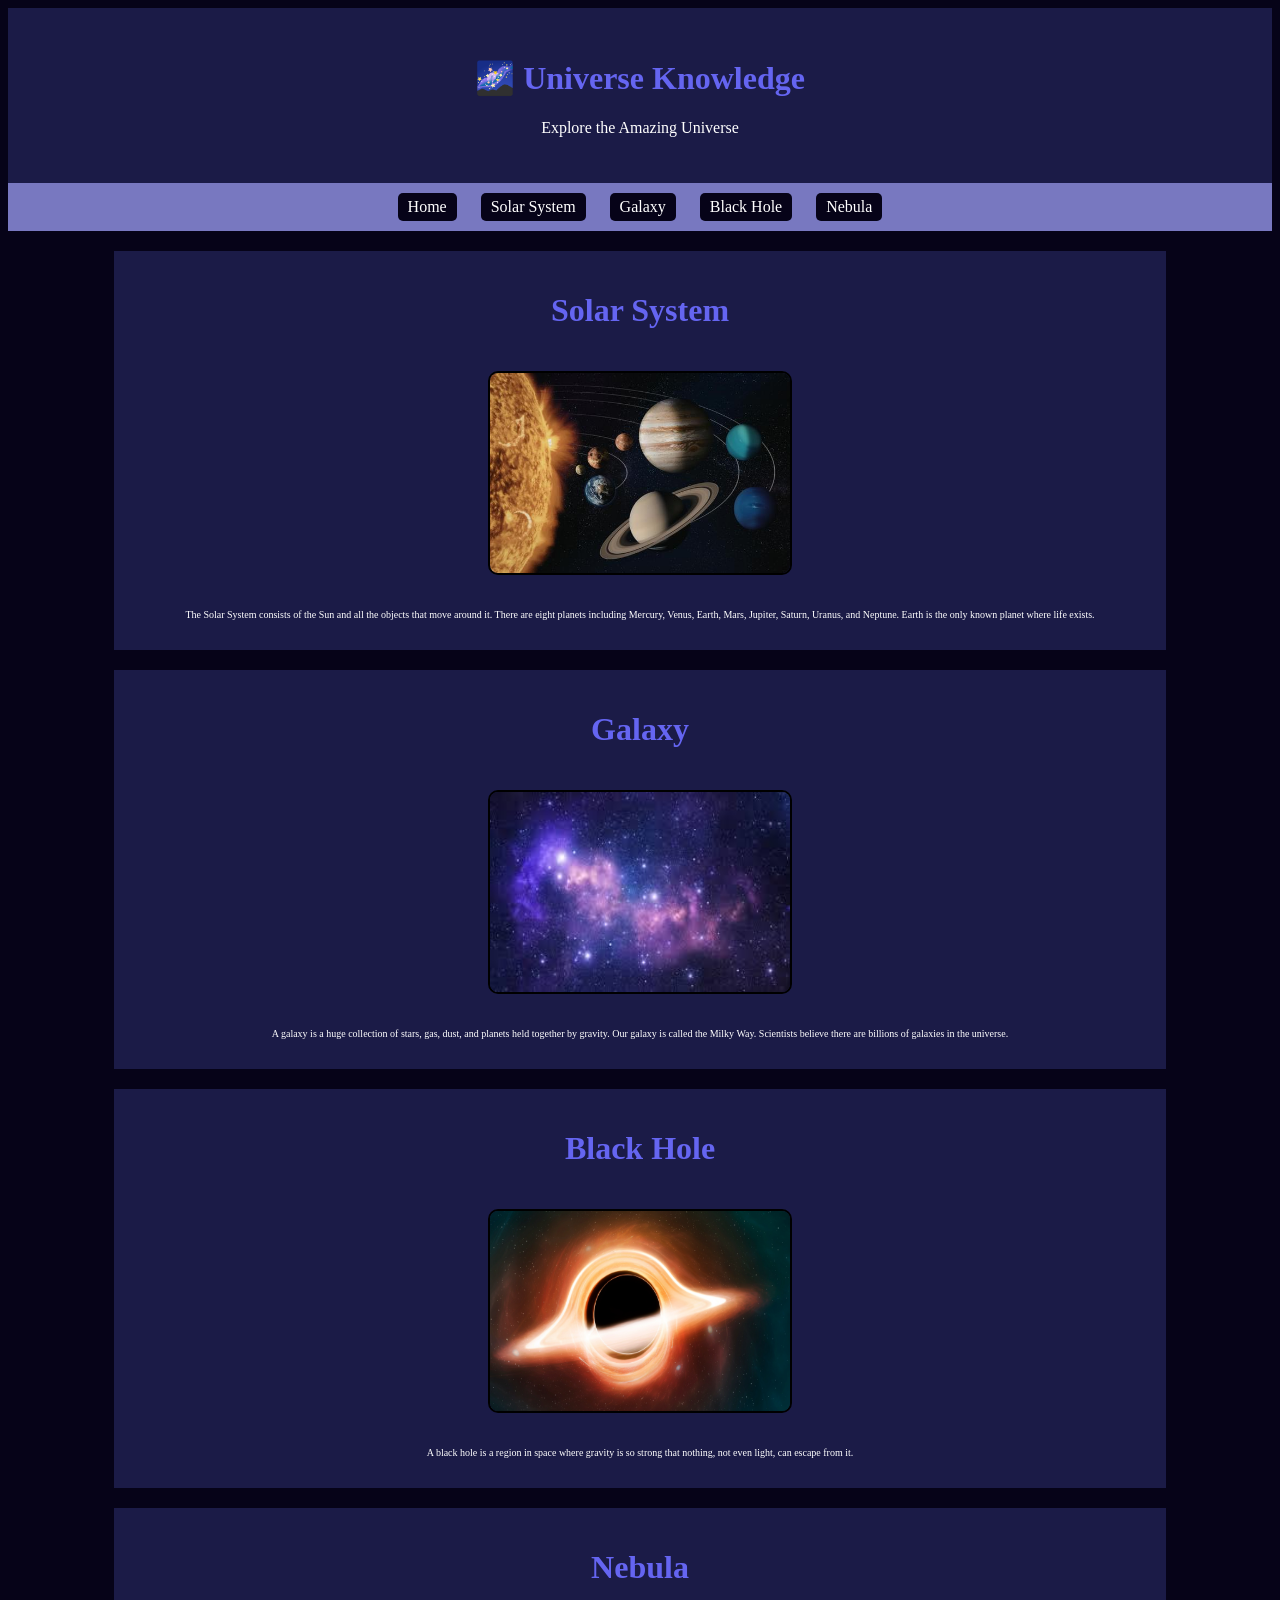
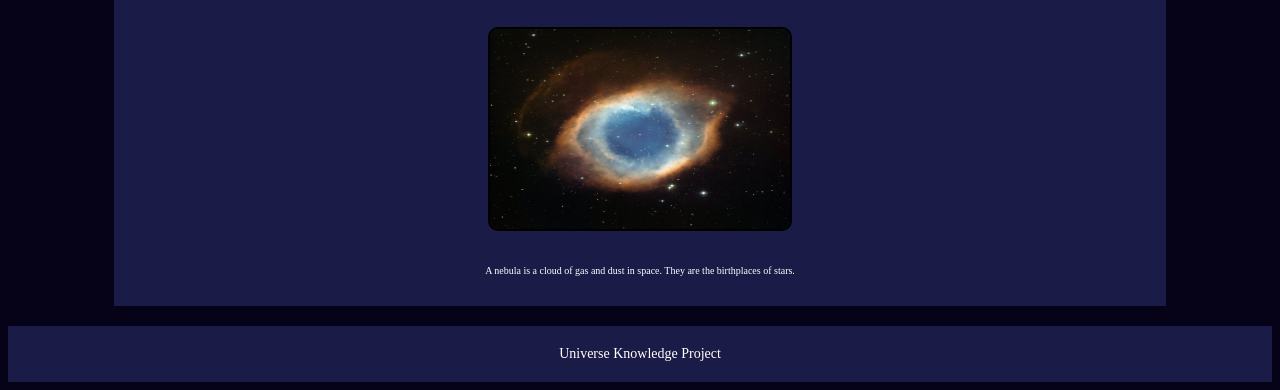
<file: Project Css 2/index.html>
<!DOCTYPE html>
<html lang="en">
<head>
    <meta charset="UTF-8">
    <meta name="viewport" content="width=device-width, initial-scale=1.0">
    <title>Document</title>
    <link rel="stylesheet" href="style.css">
</head>
<body>
    <div id="first">
        <h1>🌌 Universe Knowledge</h1>
        <p>Explore the Amazing Universe</p>
    </div>
    <div id="second">
        <a class="button" href="#">Home</a>
        <a class="button" href="#">Solar System</a>
        <a class="button" href="#">Galaxy</a>
        <a class="button" href="#">Black Hole</a>
        <a class="button" href="#">Nebula</a>
        
    </div>
    <div id="third">
        <h1>Solar System</h1>
        <img class="img" src="solar system.jpg" alt="Solar System" >
        <p class="text">The Solar System consists of the Sun and all the objects that move around it. There are eight planets including Mercury, Venus, Earth, Mars, Jupiter, Saturn, Uranus, and Neptune. Earth is the only known planet where life exists.</p>
    </div>
    <div id="forth">
        <h1>Galaxy</h1>
        <img src="galaxy.jpg" alt="Galaxy" class="img">
        <p class="text">A galaxy is a huge collection of stars, gas, dust, and planets held together by gravity. Our galaxy is called the Milky Way. Scientists believe there are billions of galaxies in the universe.</p>
        </div>
       <div id="fifth">
    <h1>Black Hole</h1>
    <img src="black hole.jpg" alt="Black Hole" class="img">
    <p class="text">
        A black hole is a region in space where gravity is so strong that nothing, not even light, can escape from it.
    </p>
</div> 

<div id="sixth">
    <h1>Nebula</h1>
    <img src="nublr.jpg" alt="Nebula" class="img">
    <p class="text">
        A nebula is a cloud of gas and dust in space. They are the birthplaces of stars.
    </p>
</div>

<footer>
  Universe Knowledge Project
</footer>
</file>
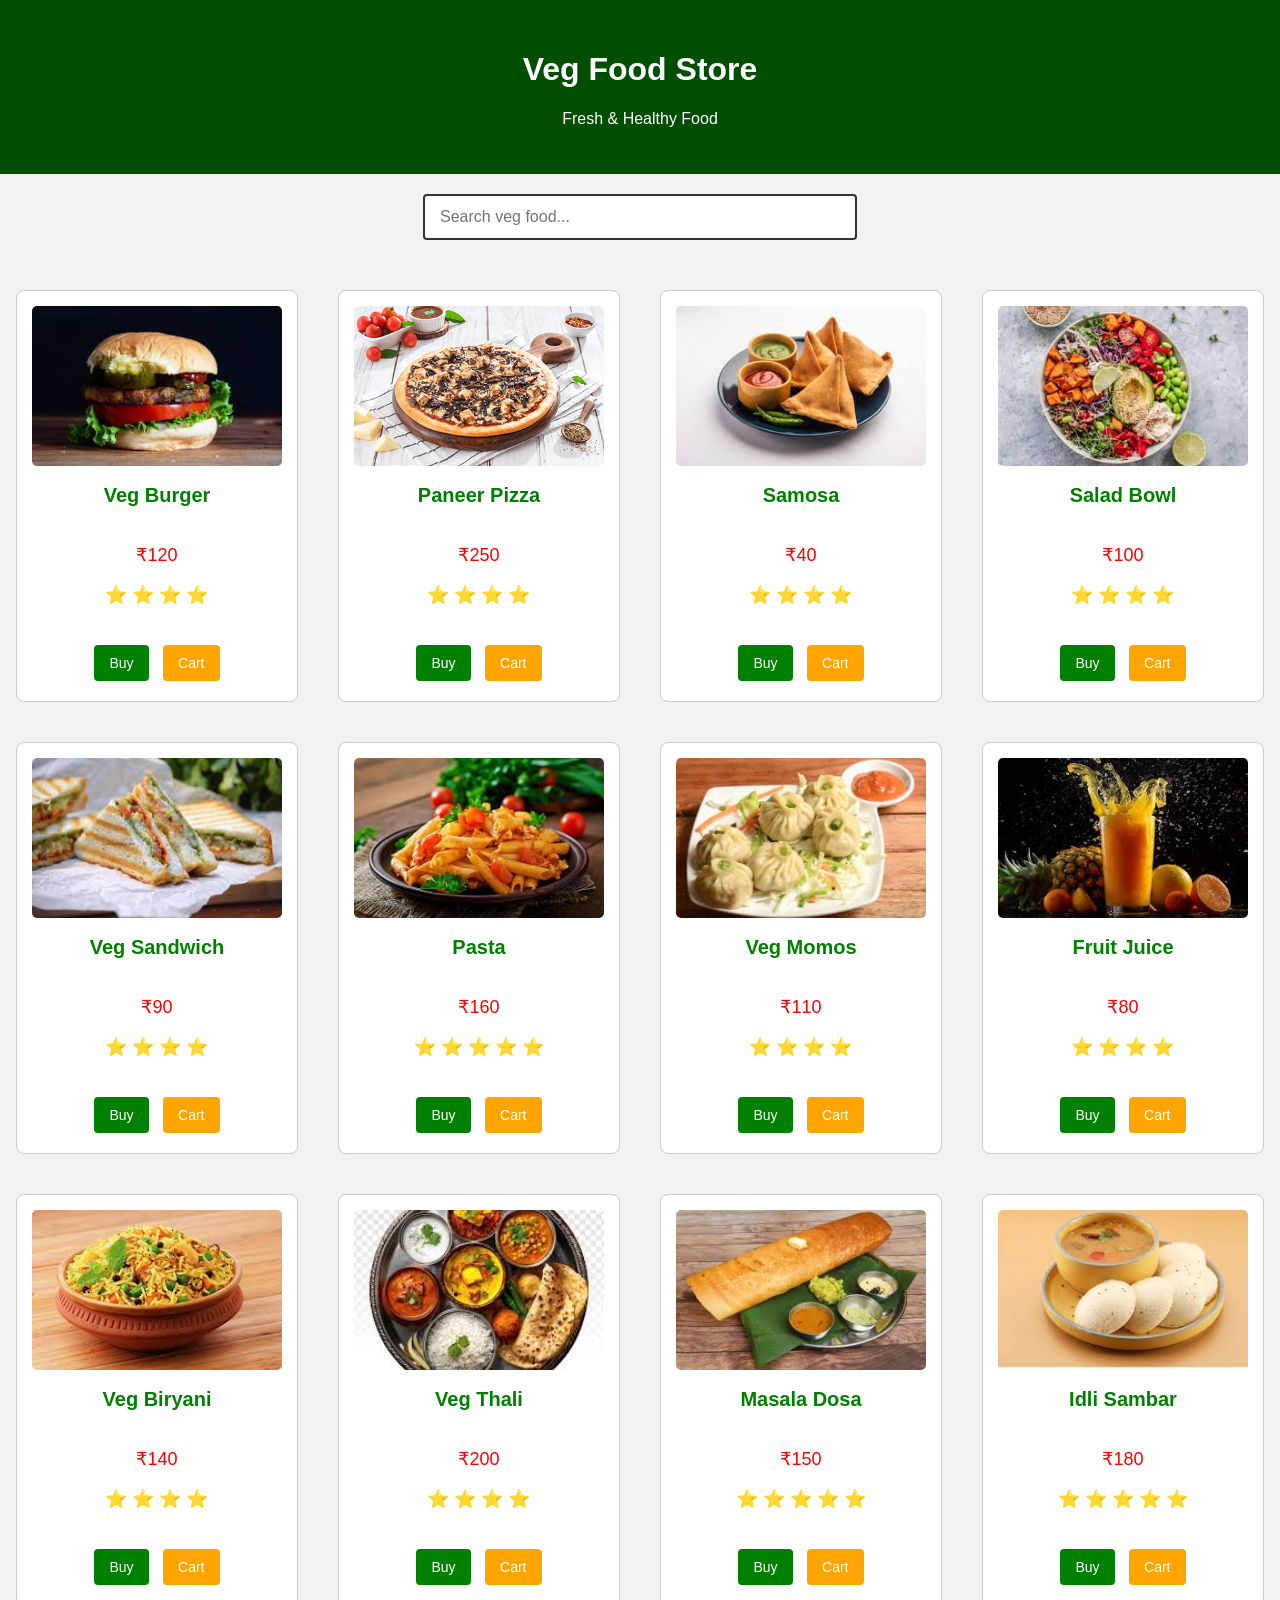
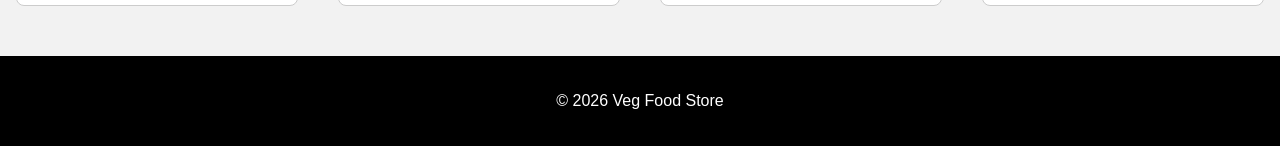
<file: Project Css 3/Index.html>
<!DOCTYPE html>
<html lang="en">
<head>
  <meta charset="UTF-8">
  <meta name="viewport" content="width=device-width, initial-scale=1.0">
  <title>Veg Food Store</title>
  <link rel="stylesheet" href="style.css">
</head>
<body>

  <!-- Header -->
  <div class="first">
    <h1>Veg Food Store</h1>
    <p>Fresh & Healthy Food</p>
  </div>

  <!-- Search -->
  <div class="search-section">
    <input type="text" placeholder="Search veg food..." class="search-box">
  </div>

  <!-- Products -->
  <div class="products">

    <!-- Product 1 -->
    <div class="product-card">
      <img src="veg burgerr.jpg" alt="Veg Burger" class="product-img">
      <h2 class="product-title">Veg Burger</h2>
      <p class="price">₹120</p>

      <div class="rating">
        ⭐ ⭐ ⭐ ⭐
      </div>
      <div class="buttons">
        <button class="buy-btn">Buy</button>
        <button class="cart-btn">Cart</button>
      </div>
    </div>

    <!-- Product 2 -->
    <div class="product-card">
      <img src="1234.png" alt="Paneer pizza" class="product-img">
      <h2 class="product-title">Paneer Pizza</h2>
      <p class="price">₹250</p>

      <div class="rating">
        ⭐ ⭐ ⭐ ⭐
      </div>

      <div class="buttons">
        <button class="buy-btn">Buy</button>
        <button class="cart-btn">Cart</button>
      </div>
    </div>

    <!--product 3-->

     <div class="product-card">
      <img src="samosa.jpg" alt="Samosa" class="product-img">
      <h2 class="product-title">Samosa</h2>
      <p class="price">₹40</p>

      <div class="rating">
        ⭐ ⭐ ⭐ ⭐
      </div>

      <div class="buttons">
        <button class="buy-btn">Buy</button>
        <button class="cart-btn">Cart</button>
      </div>
    </div>

     <!--product 4-->

     <div class="product-card">
      <img src="salad bowl.jpg" alt="Paneer Pizza" class="product-img">
      <h2 class="product-title">Salad Bowl</h2>
      <p class="price">₹100</p>

      <div class="rating">
        ⭐ ⭐ ⭐ ⭐
      </div>

      <div class="buttons">
        <button class="buy-btn">Buy</button>
        <button class="cart-btn">Cart</button>
      </div>
    </div>

    <!--product 5-->

     <div class="product-card">
      <img src="veg sandwhich.jpg" alt="Veg Sandwich" class="product-img">
      <h2 class="product-title">Veg Sandwich</h2>
      <p class="price">₹90</p>

      <div class="rating">
        ⭐ ⭐ ⭐ ⭐
      </div>

      <div class="buttons">
        <button class="buy-btn">Buy</button>
        <button class="cart-btn">Cart</button>
      </div>
    </div>

        <!--product 6-->

     <div class="product-card">
      <img src="Pasta.jpg" alt="pasta" class="product-img">
      <h2 class="product-title">Pasta</h2>
      <p class="price">₹160</p>

      <div class="rating">
        ⭐ ⭐ ⭐ ⭐ ⭐
      </div>

      <div class="buttons">
        <button class="buy-btn">Buy</button>
        <button class="cart-btn">Cart</button>
      </div>
    </div>

       <!--product 7-->

     <div class="product-card">
      <img src="Veg Momos.jpg" alt="Veg Momos" class="product-img">
      <h2 class="product-title">Veg Momos</h2>
      <p class="price">₹110</p>

      <div class="rating">
        ⭐ ⭐ ⭐ ⭐
      </div>

      <div class="buttons">
        <button class="buy-btn">Buy</button>
        <button class="cart-btn">Cart</button>
      </div>
    </div>

     <!--product 7-->

     <div class="product-card">
      <img src="Fruit Juice.jpg" alt="Fruit Juice" class="product-img">
      <h2 class="product-title">Fruit Juice</h2>
      <p class="price">₹80</p>

      <div class="rating">
        ⭐ ⭐ ⭐ ⭐
      </div>

      <div class="buttons">
        <button class="buy-btn">Buy</button>
        <button class="cart-btn">Cart</button>
      </div>
    </div>

    <!--product 8-->

     <div class="product-card">
      <img src="Veg Biryani.jpg" alt="Veg Biryani" class="product-img">
      <h2 class="product-title">Veg Biryani</h2>
      <p class="price">₹140</p>

      <div class="rating">
        ⭐ ⭐ ⭐ ⭐
      </div>

      <div class="buttons">
        <button class="buy-btn">Buy</button>
        <button class="cart-btn">Cart</button>
      </div>
    </div>
        <!--product 8-->

     <div class="product-card">
      <img src="Veg Thali.jpg" alt="Veg Thali" class="product-img">
      <h2 class="product-title">Veg Thali</h2>
      <p class="price">₹200</p>

      <div class="rating">
        ⭐ ⭐ ⭐ ⭐
      </div>

      <div class="buttons">
        <button class="buy-btn">Buy</button>
        <button class="cart-btn">Cart</button>
      </div>
    </div>

     <!--product 9-->

     <div class="product-card">
      <img src="Masala Dosa.jpg" alt="Masala Dosa" class="product-img">
      <h2 class="product-title">Masala Dosa</h2>
      <p class="price">₹150</p>

      <div class="rating">
        ⭐ ⭐ ⭐ ⭐ ⭐
      </div>

      <div class="buttons">
        <button class="buy-btn">Buy</button>
        <button class="cart-btn">Cart</button>
      </div>
    </div>

    
     <!--product 9-->

     <div class="product-card">
      <img src="Idli Sambar.jpg" alt="Idli Sambar" class="product-img">
      <h2 class="product-title">Idli Sambar</h2>
      <p class="price">₹180</p>

      <div class="rating">
        ⭐ ⭐ ⭐ ⭐ ⭐
      </div>

      <div class="buttons">
        <button class="buy-btn">Buy</button>
        <button class="cart-btn">Cart</button>
      </div>
    </div>

  </div>
   <footer>
    <p>© 2026 Veg Food Store</p>
  </footer>

</body>
</html>
</file>
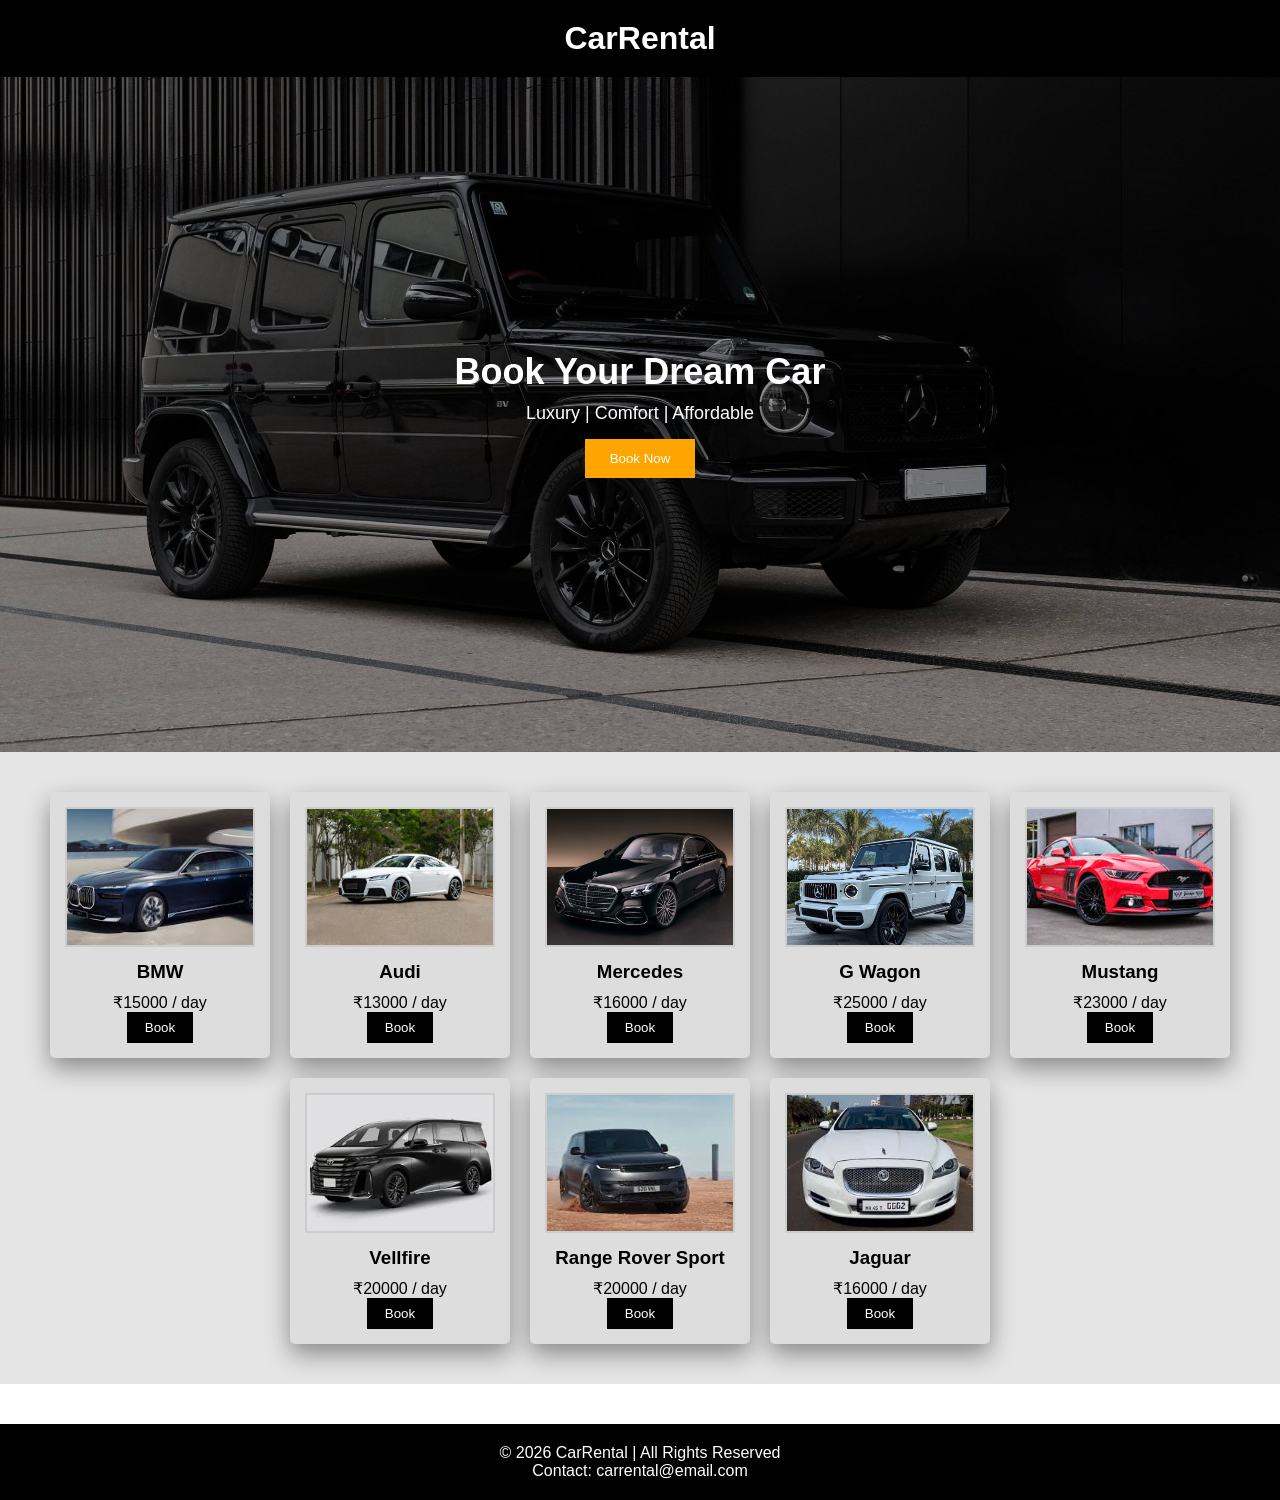
<file: Project Css 4/index.html>
<!DOCTYPE html>
<html lang="en">
<head>
    <meta charset="UTF-8">
    <meta name="viewport" content="width=device-width, initial-scale=1.0">
    <title>CarRental</title>
    <link rel="stylesheet" href="style.css">
</head>
<body>

<header>
    <h1>CarRental</h1>
</header>

<!-- Hero -->
<section class="hero">
    <img src="G class.jpg" alt="Car" class="hero-img">

    <div class="hero-content">
        <h2>Book Your Dream Car</h2>
        <p>Luxury | Comfort | Affordable</p>
        <button class="hero-btn">Book Now</button>
    </div>
</section>

<!-- Products -->
<section class="products">

    <div class="card">
        <img src="Bmw1.jpg">
        <h3>BMW</h3>
        <p>₹15000 / day</p>
        <button>Book</button>
    </div>

    <div class="card">
        <img src="Audi1.jpg">
        <h3>Audi</h3>
        <p>₹13000 / day</p>
        <button>Book</button>
    </div>

    <div class="card">
        <img src="mercedes.avif">
        <h3>Mercedes</h3>
        <p>₹16000 / day</p>
        <button>Book</button>
    </div>

    <div class="card">
        <img src="G wagon.avif">
        <h3>G Wagon</h3>
        <p>₹25000 / day</p>
        <button>Book</button>
    </div>

    <div class="card">
        <img src="Mustang.jpg">
        <h3>Mustang</h3>
        <p>₹23000 / day</p>
        <button>Book</button>
    </div>

    <div class="card">
        <img src="velfire.jpg">
        <h3>Vellfire</h3>
        <p>₹20000 / day</p>
        <button>Book</button>
    </div>

    <div class="card">
        <img src="Landrover.jpg">
        <h3>Range Rover Sport</h3>
        <p>₹20000 / day</p>
        <button>Book</button>
    </div>

    <div class="card">
        <img src="gaguar.jpg">
        <h3>Jaguar</h3>
        <p>₹16000 / day</p>
        <button>Book</button>
    </div>

</section>

<footer>
    <p>© 2026 CarRental | All Rights Reserved<br>Contact: carrental@email.com</p>
</footer>

</body>
</html>
</file>
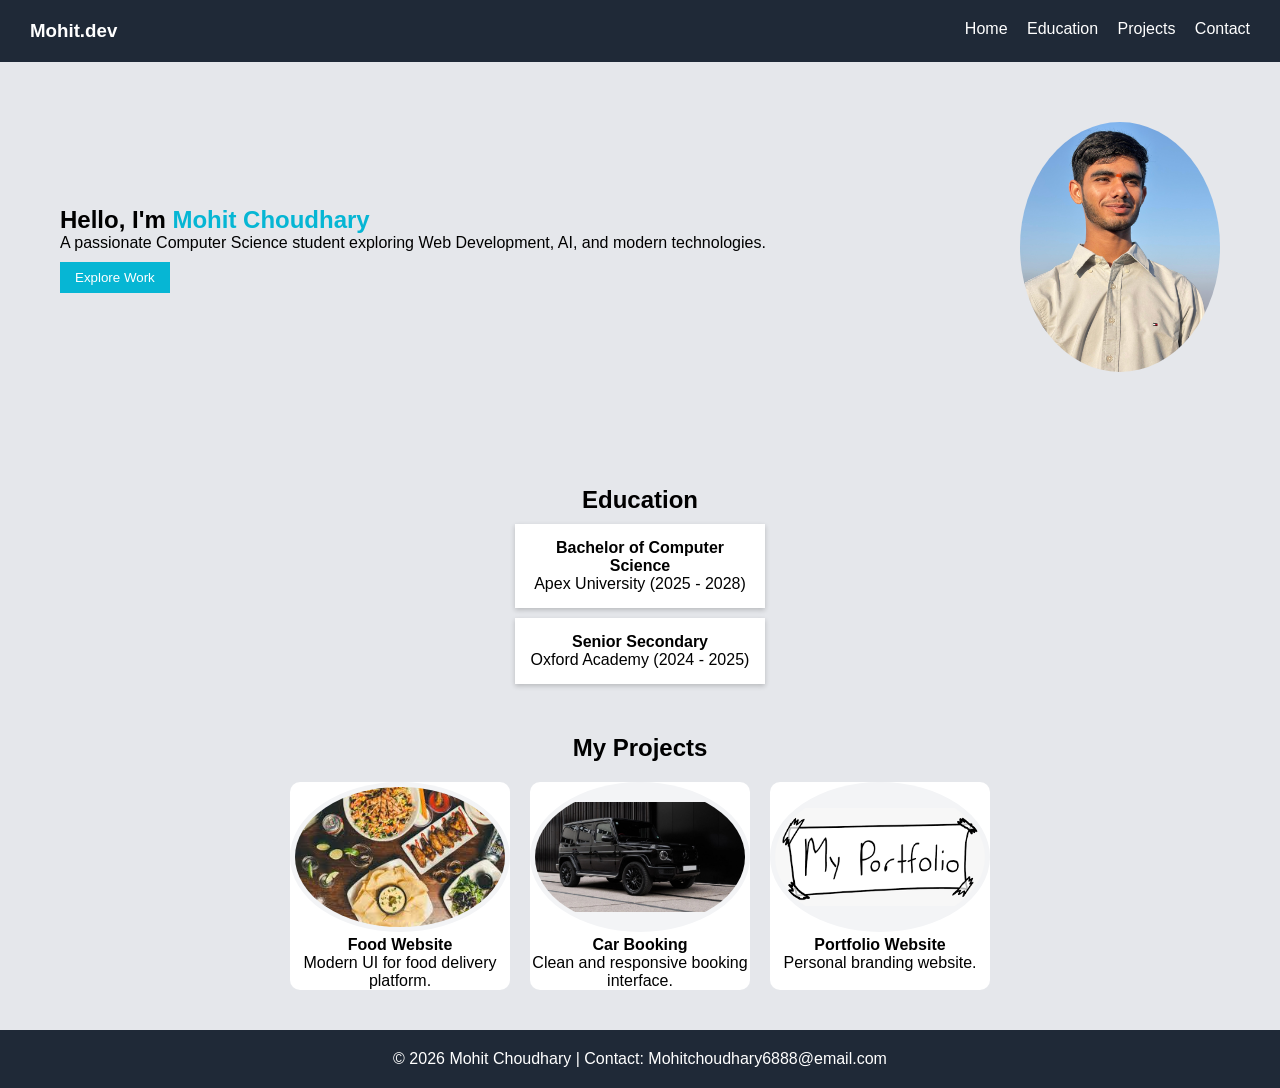
<file: Project Css 5/index.html>
<!DOCTYPE html>
<html lang="en">
<head>
  <meta charset="UTF-8">
  <title>Portfolio</title>
  <link rel="stylesheet" href="style.css">
</head>
<body>

  <!-- Navbar -->
  <nav>
    <h3>Mohit.dev</h3>
    <div>
      <a href="#">Home</a>
      <a href="#">Education</a>
      <a href="#">Projects</a>
      <a href="#">Contact</a>
    </div>
  </nav>

  <!-- Hero Section -->
  <section class="hero">
    <div class="hero-text">
     <h1> Hello, I'm <span>Mohit Choudhary</span> </h1>
      <p>A passionate Computer Science student exploring Web Development, AI, and modern technologies.</p>
      <button>Explore Work</button>
    </div>

    <div class="hero-img">
      <img src="Mohit.jpg" alt="profile">
    </div>
  </section>

  <!-- Education -->
  <section class="education">
    <h2>Education</h2>

    <div class="edu-card">
      <h4>Bachelor of Computer Science</h4>
      <p>Apex University (2025 - 2028)</p>
    </div>

    <div class="edu-card">
      <h4>Senior Secondary</h4>
      <p>Oxford Academy (2024 - 2025)</p>
    </div>
  </section>

  <!-- Projects -->
  <section class="projects">
    <h2>My Projects</h2>

    <div class="project-container">
      <div class="project-card">
        <img src="Food Website.jpg">
        <h4>Food Website</h4>
        <p>Modern UI for food delivery platform.</p>
      </div>

      <div class="project-card">
        <img src="G class.jpg">
        <h4>Car Booking</h4>
        <p>Clean and responsive booking interface.</p>
      </div>

      <div class="project-card">
        <img src="my portfolio.png">
        <h4>Portfolio Website</h4>
        <p>Personal branding website.</p>
      </div>
    </div>
  </section>

  <!-- Footer -->
  <footer>
    <p>© 2026 Mohit Choudhary | Contact: Mohitchoudhary6888@email.com</p>
  </footer>

</body>
</html>
</file>
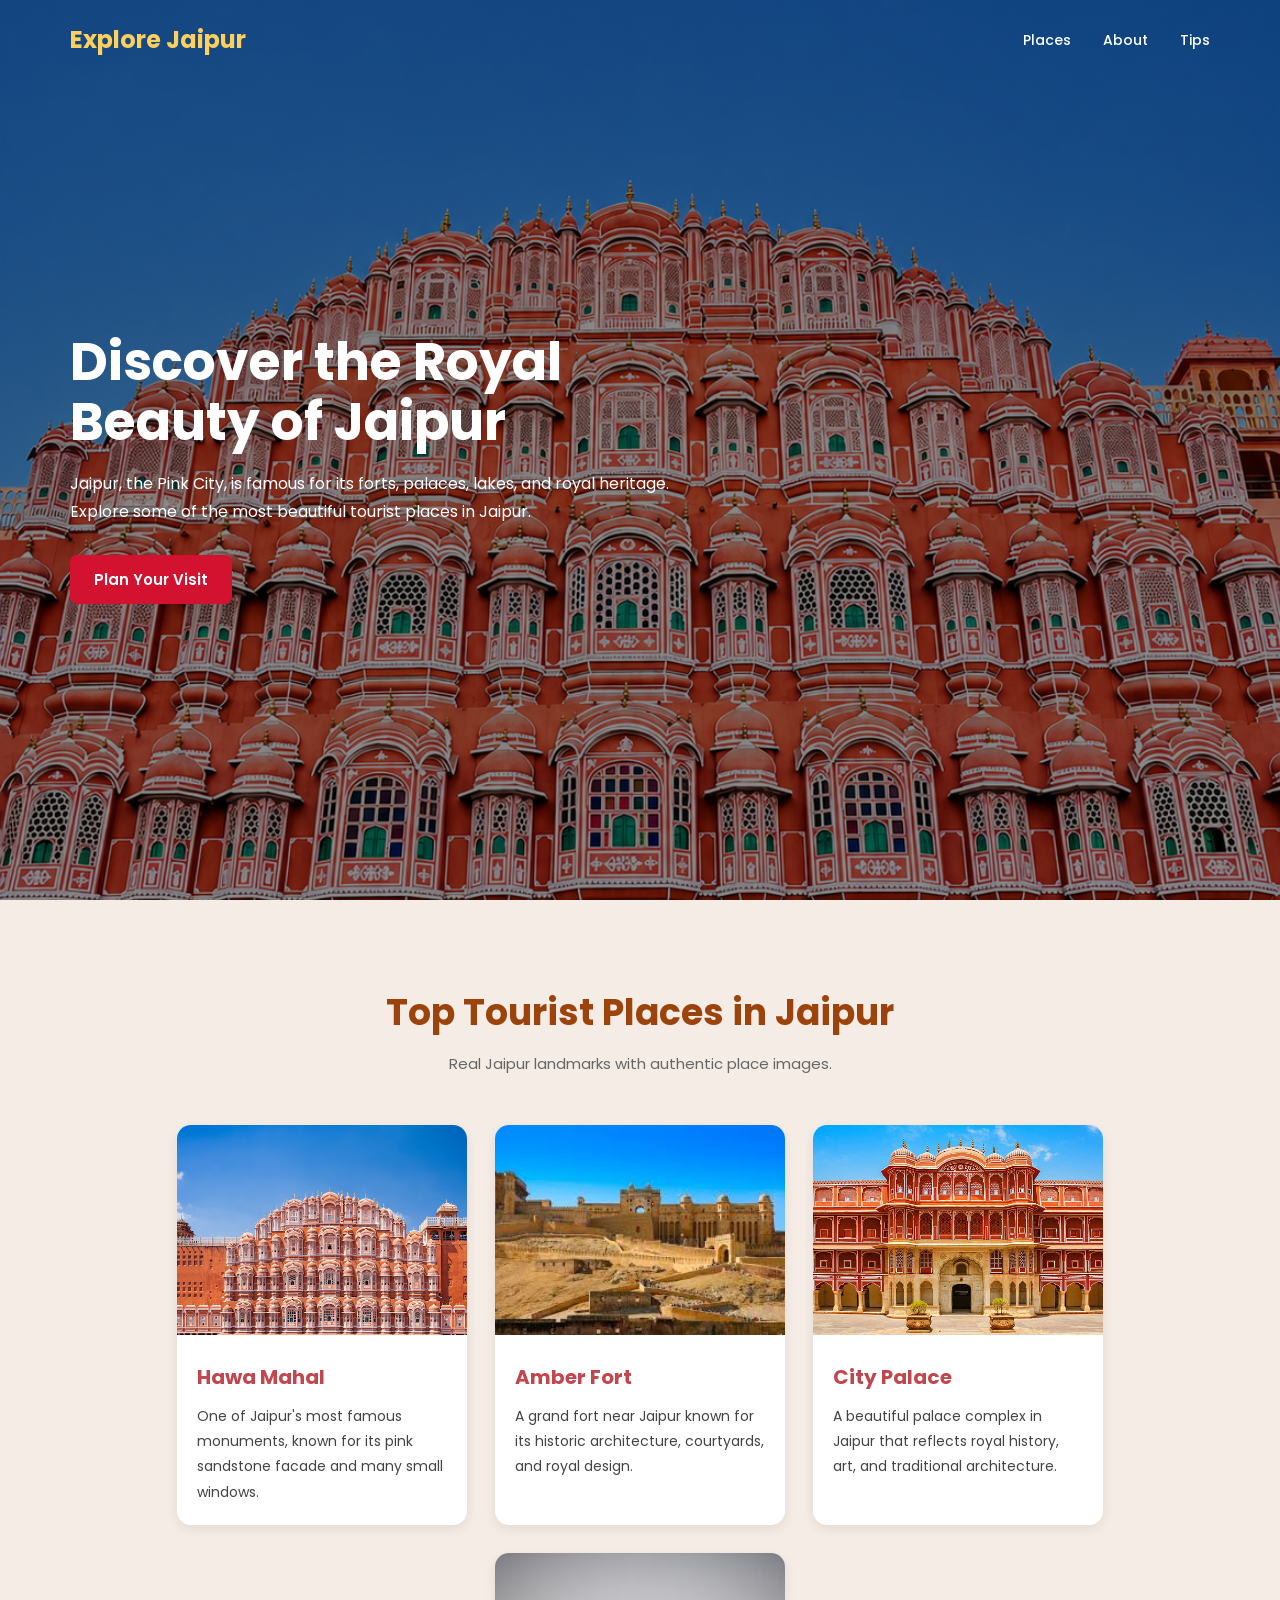
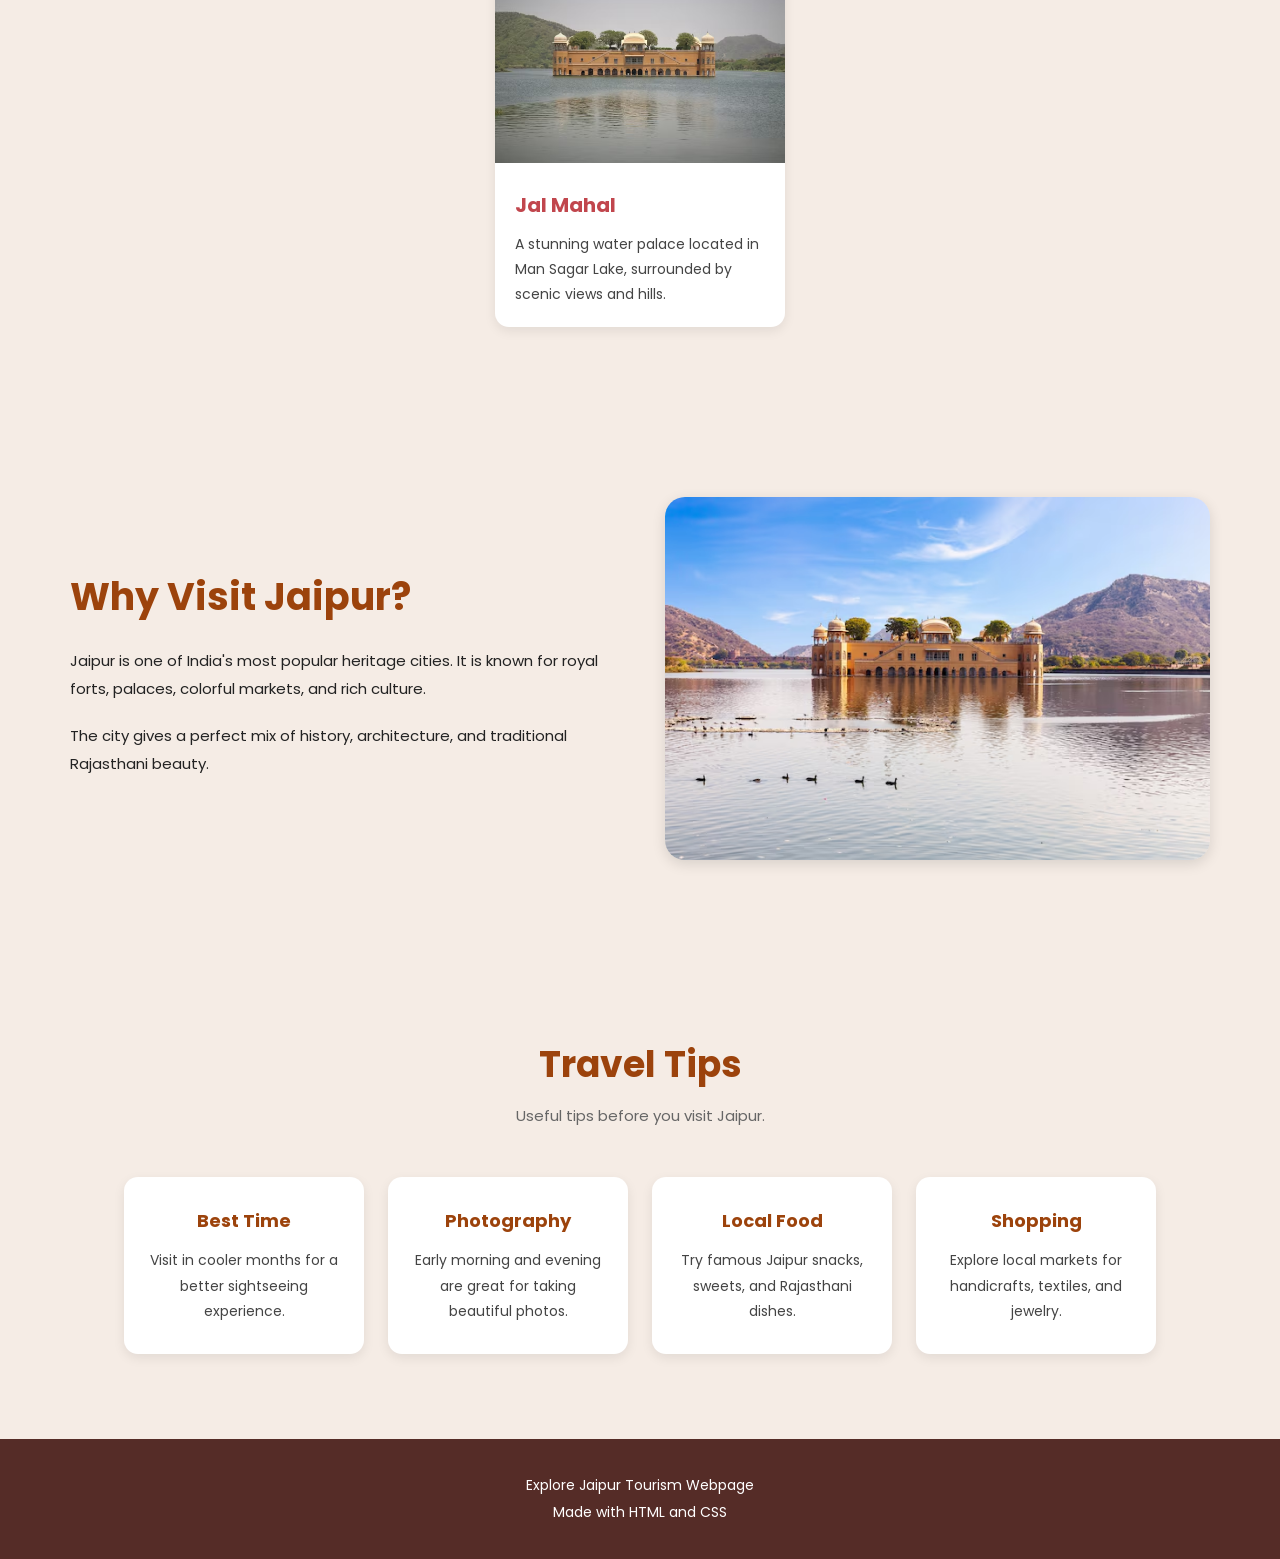
<file: Project Css 6/index.html>
<!DOCTYPE html>
<html lang="en">
<head>
  <meta charset="UTF-8" />
  <meta name="viewport" content="width=device-width, initial-scale=1.0"/>

  <title>Explore Jaipur</title>

  <!-- CSS FILE -->
  <link rel="stylesheet" href="style.css">
</head>

<body>

  <!-- HERO SECTION -->

  <header class="hero">

    <nav>

      <div class="logo">
        Explore Jaipur
      </div>

      <div class="nav-links">

        <!-- SCROLL TO PLACES -->
        <a href="#places">Places</a>

        <!-- SCROLL TO ABOUT -->
        <a href="#about">About</a>

        <!-- SCROLL TO TIPS -->
        <a href="#tips">Tips</a>

      </div>

    </nav>


    <div class="hero-content">

      <h1>
        Discover the Royal Beauty of Jaipur
      </h1>

      <p>
        Jaipur, the Pink City, is famous for its forts,
        palaces, lakes, and royal heritage.
        Explore some of the most beautiful tourist
        places in Jaipur.
      </p>

      <a href="#places" class="btn">
        Plan Your Visit
      </a>

    </div>

  </header>



  <!-- TOP TOURIST PLACES -->

  <section id="places">

    <h2 class="section-title">
      Top Tourist Places in Jaipur
    </h2>

    <p class="section-subtitle">
      Real Jaipur landmarks with authentic place images.
    </p>


    <div class="places-container">

      <!-- CARD 1 -->

      <div class="card">

        <!-- YOUR IMAGE -->
        <img src="hawamahal.avif" alt="Hawa Mahal">

        <div class="card-content">

          <h3>Hawa Mahal</h3>

          <p>
            One of Jaipur's most famous monuments,
            known for its pink sandstone facade
            and many small windows.
          </p>

        </div>

      </div>



      <!-- CARD 2 -->

      <div class="card">

        <!-- YOUR IMAGE -->
        <img src="amber fort 1.jpg" alt="Amber Fort">

        <div class="card-content">

          <h3>Amber Fort</h3>

          <p>
            A grand fort near Jaipur known for
            its historic architecture,
            courtyards, and royal design.
          </p>

        </div>

      </div>



      <!-- CARD 3 -->

      <div class="card">

        <!-- YOUR IMAGE -->
        <img src="city palace.jpg" alt="City Palace">

        <div class="card-content">

          <h3>City Palace</h3>

          <p>
            A beautiful palace complex in Jaipur
            that reflects royal history,
            art, and traditional architecture.
          </p>

        </div>

      </div>



      <!-- CARD 4 -->

      <div class="card">

        <!-- YOUR IMAGE -->
        <img src="jal mahal.avif" alt="Jal Mahal">

        <div class="card-content">

          <h3>Jal Mahal</h3>

          <p>
            A stunning water palace located in
            Man Sagar Lake,
            surrounded by scenic views and hills.
          </p>

        </div>

      </div>

    </div>

  </section>




  <!-- ABOUT SECTION -->

  <section id="about">

    <div class="about-container">

      <div class="about-text">

        <h2>Why Visit Jaipur?</h2>

        <p>
          Jaipur is one of India's most popular heritage cities.
          It is known for royal forts, palaces,
          colorful markets, and rich culture.
        </p>

        <p>
          The city gives a perfect mix of history,
          architecture, and traditional Rajasthani beauty.
        </p>

      </div>


      <div class="about-image">

        <!-- YOUR IMAGE -->
        <img src="jal mahal 2.avif" alt="Jaipur Image">

      </div>

    </div>

  </section>




  <!-- TRAVEL TIPS -->

  <section id="tips">

    <h2 class="section-title">
      Travel Tips
    </h2>

    <p class="section-subtitle">
      Useful tips before you visit Jaipur.
    </p>


    <div class="tips-container">

      <div class="tip-box">

        <h3>Best Time</h3>

        <p>
          Visit in cooler months for a better sightseeing experience.
        </p>

      </div>


      <div class="tip-box">

        <h3>Photography</h3>

        <p>
          Early morning and evening are great for taking beautiful photos.
        </p>

      </div>


      <div class="tip-box">

        <h3>Local Food</h3>

        <p>
          Try famous Jaipur snacks, sweets, and Rajasthani dishes.
        </p>

      </div>


      <div class="tip-box">

        <h3>Shopping</h3>

        <p>
          Explore local markets for handicrafts, textiles, and jewelry.
        </p>

      </div>

    </div>

  </section>



  <!-- FOOTER -->

  <footer>

    <p>Explore Jaipur Tourism Webpage</p>

    <p>Made with HTML and CSS</p>

  </footer>

</body>
</html>
</file>
<file: Project Css 2/style.css>
*{
    font-family:Story Script, cursive;
}
h1{
    color: rgb(101, 101, 241);
}
body{
    background-color: rgb(6, 3, 24);
}
#first{
    background-color: rgb(27, 27, 71);
    color: white;
    text-align: center;
    padding: 30px;
}
#second{
    text-align: center;
    background-color: rgb(120, 120, 192);
}
.button{

    display: inline-block;
    padding: 5px 10px;
    margin: 10px;
    background-color: rgb(6, 3, 24);
    color: white;
    text-decoration: none;
    border-radius: 5px;
}
#third{
    background-color: rgb(27, 27, 71);
    text-align: center;
    width: 80%;
    margin: auto;
    margin-top: 20px;
    padding: 20px;
}
.img{
    width: 300px;
    height: 200px;
    margin: 20px;
    border-radius: 10px;
    border: 2px solid black;
}

.text{
    color: white;
    font-size: 10px;
    
}
#forth{
    background-color: rgb(27, 27, 71);
    text-align: center;
    padding: 20px;
    width: 80%;
    margin: auto;
    margin-top: 20px;

}
#fifth{
    background-color: rgb(27, 27, 71);
    text-align: center;
    padding: 20px;
    width: 80%;
    margin: auto;
    margin-top: 20px;
}
#sixth{
    background-color: rgb(27, 27, 71);
    text-align: center;
    padding: 20px;
    width: 80%;
    margin: auto;
    margin-top: 20px;
}
footer {
  background: rgb(27, 27, 71);
  color: white;
  text-align: center;
  padding: 20px;
  margin-top: 20px; 
  font-size: 14px;
}
</file>
<file: Project Css 3/style.css>
body {
  margin: 0;
  padding: 0;
  background-color: #f2f2f2;
  font-family: Arial, sans-serif;
}

/* Header */
.first {
  background-color: rgb(1, 77, 1);
  text-align: center;
  padding: 30px 0;
  color: white;
}

/* Search Section */
.search-section {
  text-align: center;
  margin-top: 20px;
}

.search-box {
  width: 90%;
  max-width: 400px;
  padding: 12px 15px;
  font-size: 16px;
  border: 2px solid #333;
  border-radius: 4px;
  outline: none;
}

/* Products Layout */
.products {
  display: flex;
  flex-wrap: wrap;
  justify-content: center;
  gap: 40px;
  margin-top: 50px;
}

.product-card {
  width: 250px;
  height: 380px;

  border: 1px solid #ccc;
  padding: 15px;
  background-color: #ffffff;
  border-radius: 8px;

  display: flex;
  flex-direction: column;
  justify-content: space-between;
  align-items: center;  
}

/* Hover Effect */
.product-card:hover {
  transform: scale(1.05);
  box-shadow: 0 4px 15px rgba(0,0,0,0.2);
}

/* Image */
.product-img {
  width: 100%;
  height: 160px;
  object-fit: cover;  
  border-radius: 5px;
}

/* Content Wrapper */
.card-content {
  flex-grow: 1;
}

/* Title */
.product-title {
  color: green;
  font-size: 20px;
  margin: 10px 0;
}

/* Price */
.price {
  color: red;
  font-size: 18px;
  margin-bottom: 10px;
}

/* Rating */
.rating {
  color: gold;
  font-size: 18px;
  margin-bottom: 15px;
}

/* Buttons */
.buttons {
  margin-top: 10px;
}

.buttons button {
  border: none;
  padding: 10px 15px;
  margin: 5px;
  color: white;
  cursor: pointer;
  font-size: 14px;
  border-radius: 4px;
}

.buy-btn {
  background-color: green;
}

.buy-btn:hover {
  background-color: darkgreen;
}

.cart-btn {
  background-color: orange;
}

.cart-btn:hover {
  background-color: darkorange;
}

footer {
  background-color: black;
  color: white;
  text-align: center;  
  padding: 20px 0;
  margin-top: 50px;
}
</file>
<file: Project Css 4/style.css>
* {
    margin: 0;
    padding: 0;
    box-sizing: border-box;
    font-family: Arial, sans-serif;
}

/* Header */
header {
    background: black;
    color: white;
    text-align: center;
    padding: 20px;
}

/* Hero */
.hero {
    height: 75vh;
    position: relative;
    display: flex;
    align-items: center;
    justify-content: center;
    overflow: hidden;
}

.hero-img {
    position: absolute;
    width: 100%;
    height: 100%;
    object-fit: cover;
    z-index: -1;
}

/* Overlay */
.hero::after {
    content: "";
    position: absolute;
    width: 100%;
    height: 100%;
    background: rgba(0,0,0,0.4);
}

/* Content */
.hero-content {
    position: relative;
    z-index: 1;
    color: white;
    text-align: center;
}

.hero-content h2 {
    font-size: 36px;
    margin-bottom: 10px;
}

.hero-content p {
    margin-bottom: 15px;
    font-size: 18px;
}

.hero-btn {
    background: orange;
    border: none;
    padding: 12px 25px;
    color: white;
    cursor: pointer;
}

.hero-btn:hover {
    background: darkorange;
}

/* Products */
.products {
    background: #e5e5e5;
    padding: 40px 20px;

    display: flex;
    flex-wrap: wrap;
    justify-content: center;
    gap: 20px;
}

/* Card */
.card {
    width: 220px;
    background: #ddd;
    padding: 15px;
    text-align: center;
    border-radius: 5px;

    box-shadow: 0 10px 25px rgba(0,0,0,0.4);
    transition: box-shadow 0.3s ease;
}

/* Hover (no movement) */
.card:hover {
    box-shadow: 0 20px 50px rgba(0,0,0,0.7);
}

/* Image */
.card img {
    width: 100%;
    height: 140px;
    object-fit: cover;
    border: 2px solid #ccc;
}

/* Text */
.card h3 {
    margin: 10px 0;
}

/* Button */
.card button {
    background: black;
    color: white;
    border: none;
    padding: 8px 18px;
    cursor: pointer;
}

.card button:hover {
    background: #333;
}

/* Responsive */
@media (max-width: 768px) {
    .hero {
        height: 60vh;
    }

    .hero-content h2 {
        font-size: 24px;
    }

    .card {
        width: 180px;
    }
}

/* Footer */
footer {
    background: black;
    color: white;
    text-align: center;
    padding: 20px;
    margin-top: 40px;
}
</file>
<file: Project Css 5/style.css>
* {
  margin: 0;
  padding: 0;
  box-sizing: border-box;
  font-family: Arial;
}

body {
  background: #e5e7eb;
}

/* Navbar */
nav {
  display: flex;
  justify-content: space-between;
  padding: 20px 30px;
  background: #1f2937;
  color: white;
}

nav a {
  color: white;
  margin-left: 15px;
  text-decoration: none;
}

/* Hero */
.hero {
  display: flex;
  justify-content: space-between;
  align-items: center;
  padding: 60px;
}

.hero span {
  color: #06b6d4;
}

.hero button {
  margin-top: 10px;
  padding: 8px 15px;
  background: #06b6d4;
  border: none;
  color: white;
  cursor: pointer;
}

.hero-img img {
  border-radius: 100%;
  width: 200px;
}

/* Education */
.education {
  text-align: center;
  margin-top: 50px;
}

.edu-card {
  background: white;
  padding: 15px;
  margin: 10px auto;
  width: 250px;
  box-shadow: 0 2px 5px rgba(0,0,0,0.2);
}

/* Projects */
.projects {
  text-align: center;
  margin-top: 50px;
}

.project-container {
  display: flex;
  justify-content: center;
  gap: 20px;
  margin-top: 20px;
}

.project-card {
  width: 220px;
  background: white;
  border-radius: 10px;
  overflow: hidden;
  transition: 0.3s;
}

/* Image style */
img {
  width: 150px;
  height: 250px;
  border-radius: 100%;
  object-fit:fill ;
}

.project-card img {
  width: 100%;
  height: 150px;
  object-fit: contain;
  background: #f3f4f6;
  padding: 5px;
}

.project-card:hover {
  box-shadow: 0 10px 25px rgba(0,0,0,0.3); /* shadow */
}
/* Footer */
footer {
  background: #1f2937;
  color: white;
  text-align: center;
  padding: 20px;
  margin-top: 40px;
}
</file>
<file: Project Css 6/style.css>
@import url('https://fonts.googleapis.com/css2?family=Poppins:wght@300;400;500;600;700;800&display=swap');

*{
    margin: 0;
    padding: 0;
    box-sizing: border-box;
    scroll-behavior: smooth;
}

body{
    font-family: 'Poppins', sans-serif;
    background-color: #f5ece5;
    color: #222;
}



/* HERO SECTION */

.hero{
    height: 100vh;

    background:
    linear-gradient(rgba(0,0,0,0.45), rgba(0,0,0,0.45)),
    url("Hawamahal\ 1.png");

    background-size: cover;
    background-position: center;

    position: relative;
    color: white;
}



/* NAVBAR */

nav{
    display: flex;
    justify-content: space-between;
    align-items: center;

    padding: 22px 70px;
}

.logo{
    font-size: 24px;
    font-weight: 700;
    color: #ffd15c;
}

.nav-links a{
    text-decoration: none;
    color: white;

    margin-left: 28px;

    font-size: 14px;
    font-weight: 500;

    transition: 0.3s;
}

.nav-links a:hover{
    color: #ffd15c;
}



/* HERO CONTENT */

.hero-content{
    position: absolute;

    top: 52%;
    left: 70px;

    transform: translateY(-50%);

    max-width: 650px;
}

.hero-content h1{
    font-size: 52px;
    line-height: 1.15;

    margin-bottom: 18px;

    font-weight: 700;
}

.hero-content p{
    font-size: 16px;
    line-height: 1.8;

    margin-bottom: 28px;

    max-width: 620px;
}



/* BUTTON */

.btn{
    display: inline-block;

    text-decoration: none;

    background-color: #d3122f;
    color: white;

    padding: 13px 24px;

    border-radius: 7px;

    font-size: 15px;
    font-weight: 600;

    transition: 0.3s;
}

.btn:hover{
    background-color: #b00d26;
}



/* COMMON SECTION */

section{
    padding: 85px 70px;
}

.section-title{
    text-align: center;

    font-size: 36px;
    font-weight: 700;

    color: #9c430c;

    margin-bottom: 12px;
}

.section-subtitle{
    text-align: center;

    font-size: 15px;
    color: #666;

    margin-bottom: 50px;
}



/* PLACES SECTION */

.places-container{
    display: flex;
    justify-content: center;
    gap: 28px;

    flex-wrap: wrap;
}

.card{
    width: 290px;

    background-color: white;

    border-radius: 14px;

    overflow: hidden;

    box-shadow: 0 4px 12px rgba(0,0,0,0.08);

    transition: 0.3s;
}

.card:hover{
    transform: translateY(-6px);
}

.card img{
    width: 100%;
    height: 210px;

    object-fit: cover;
}

.card-content{
    padding: 20px;
}

.card-content h3{
    color: #c1464d;

    font-size: 20px;
    font-weight: 700;

    margin-bottom: 12px;
}

.card-content p{
    font-size: 14px;
    line-height: 1.8;

    color: #444;
}



/* ABOUT SECTION */

.about-container{
    display: flex;
    align-items: center;
    gap: 50px;

    flex-wrap: wrap;
}

.about-text{
    flex: 1;
    min-width: 300px;
}

.about-text h2{
    color: #9c430c;

    font-size: 38px;
    font-weight: 700;

    margin-bottom: 22px;
}

.about-text p{
    font-size: 15px;
    line-height: 1.9;

    margin-bottom: 18px;
}

.about-image{
    flex: 1;
    min-width: 300px;
}

.about-image img{
    width: 100%;

    border-radius: 20px;

    box-shadow: 0 4px 14px rgba(0,0,0,0.12);
}



/* TIPS SECTION */

.tips-container{
    display: flex;
    justify-content: center;
    gap: 24px;

    flex-wrap: wrap;

    margin-top: 40px;
}

.tip-box{
    width: 240px;

    background-color: white;

    padding: 30px 22px;

    border-radius: 14px;

    text-align: center;

    box-shadow: 0 4px 12px rgba(0,0,0,0.08);
}

.tip-box h3{
    color: #9c430c;

    margin-bottom: 14px;

    font-size: 18px;
    font-weight: 700;
}

.tip-box p{
    font-size: 14px;
    line-height: 1.8;

    color: #444;
}



/* FOOTER */

footer{
    background-color: #552c27;
    color: white;

    text-align: center;

    padding: 30px 20px;
}

footer p{
    font-size: 14px;

    margin: 6px 0;
}



/* RESPONSIVE */

@media(max-width: 900px){

    nav{
        padding: 18px 20px;
    }

    .logo{
        font-size: 20px;
    }

    .nav-links a{
        font-size: 13px;
        margin-left: 12px;
    }

    .hero-content{
        left: 25px;
        right: 25px;
    }

    .hero-content h1{
        font-size: 38px;
    }

    .hero-content p{
        font-size: 14px;
    }

    .section-title{
        font-size: 30px;
    }

    .about-text h2{
        font-size: 32px;
    }

}
</file>
